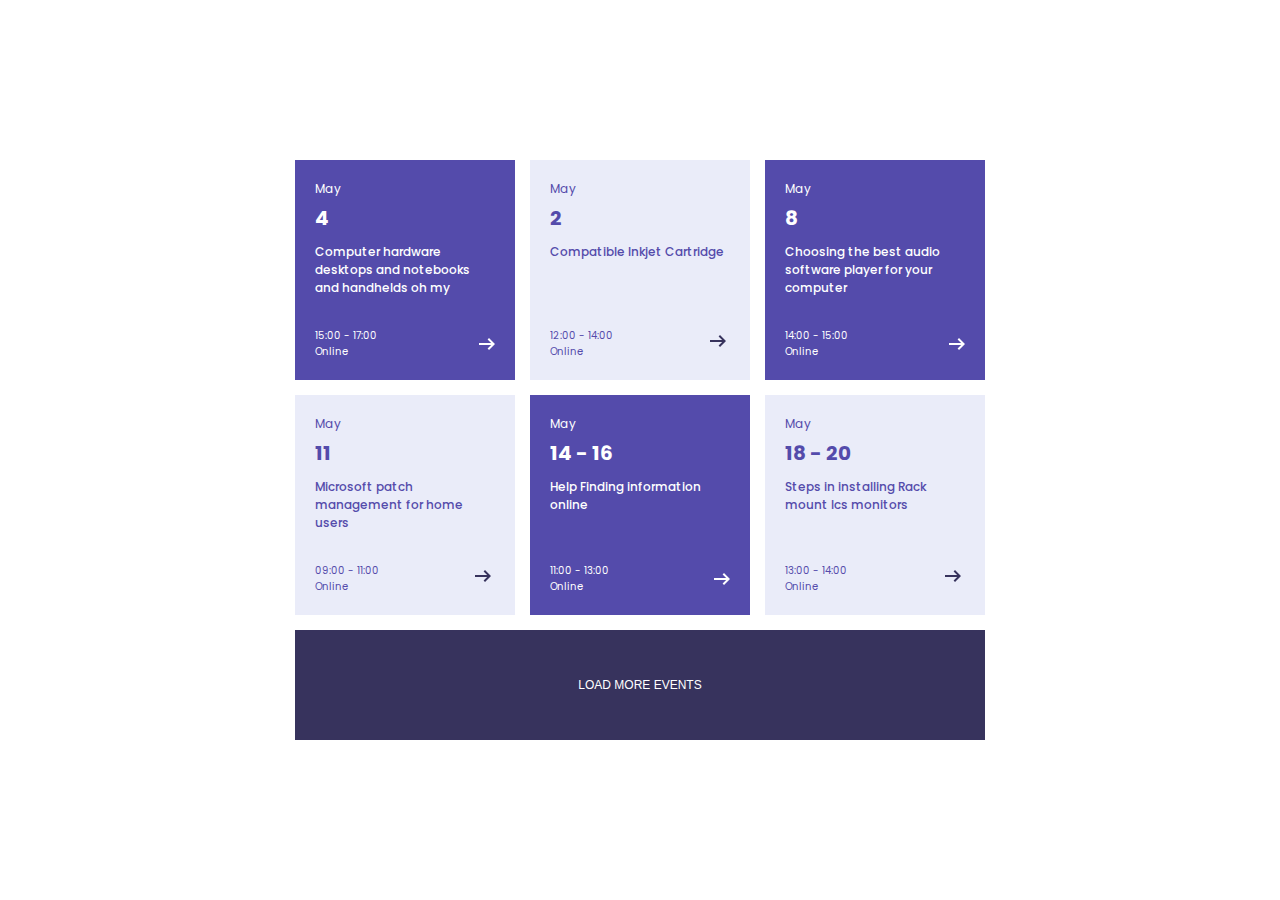
<file: task1/index.html>
<!DOCTYPE html>
<html lang="en">
<head>
    <meta charset="UTF-8">
    <meta http-equiv="X-UA-Compatible" content="IE=edge">
    <meta name="viewport" content="width=device-width, initial-scale=1.0">
    <title>Document</title>
    <link rel="stylesheet" href="style.css">
</head> 
<body>
    <div class="grid-container">
        <div class="item">
            <div class="item-top">
                <h3>May</h3>
                <h4>4</h4>
                <p>Computer hardware desktops and notebooks and handhelds oh my</p>
            </div>
            <div class="item-bottom">
                <div class="item-bm-left">
                    <p class="date">15:00 - 17:00</p>
                    <p>Online</p>
                </div>
                <div class="item-bm-right">
                    <img src="./assets/white-icon.svg" alt="">
                </div>
            </div>
        </div>
        <div class="item">
            <div class="item-top">
                <h3>May</h3>
                <h4>2</h4>
                <p>Compatible Inkjet Cartridge</p>
            </div>
            <div class="item-bottom">
                <div class="item-bm-left">
                    <p class="date">12:00 - 14:00</p>
                    <p>Online</p>
                </div>
                <div class="item-bm-right">
                    <img src="./assets/black-icon.svg" alt="">
                </div>
            </div>
        </div>
        <div class="item">
            <div class="item-top">
                <h3>May</h3>
                <h4>8</h4>
                <p>Choosing the best audio software player for your computer</p>
            </div>
            <div class="item-bottom">
                <div class="item-bm-left">
                    <p class="date">14:00 - 15:00</p>
                    <p>Online</p>
                </div>
                <div class="item-bm-right">
                    <img src="./assets/white-icon.svg" alt="">
                </div>
            </div>
        </div>
        <div class="item">
            <div class="item-top">
                <h3>May</h3>
                <h4>11</h4>
                <p>Microsoft patch management for home users</p>
            </div>
            <div class="item-bottom">
                <div class="item-bm-left"> 
                    <p class="date">09:00 - 11:00</p>
                    <p>Online</p>
                </div>
                <div class="item-bm-right">
                    <img src="./assets/black-icon.svg" alt="">
                </div>
            </div>
        </div>
        <div class="item">
            <div class="item-top">
                <h3>May</h3>
                <h4>14 - 16 </h4>
                <p>Help Finding information online</p>
            </div>
            <div class="item-bottom">
                <div class="item-bm-left">
                    <p class="date">11:00 - 13:00</p>
                    <p>Online</p>
                </div>
                <div class="item-bm-right">
                    <img src="./assets/white-icon.svg" alt="">
                </div>
            </div>
        </div>
        <div class="item">
            <div class="item-top">
                <h3>May</h3>
                <h4>18 - 20</h4>
                <p>Steps in installing Rack mount lcs monitors</p>
            </div>
            <div class="item-bottom">
                <div class="item-bm-left">
                    <p class="date">13:00 - 14:00</p>
                    <p>Online</p>
                </div>
                <div class="item-bm-right">
                    <img src="./assets/black-icon.svg" alt="">
                </div>
            </div>
        </div>

        <button class="button">load more events</button>
        
    </div>
</body>
</html>
</file>
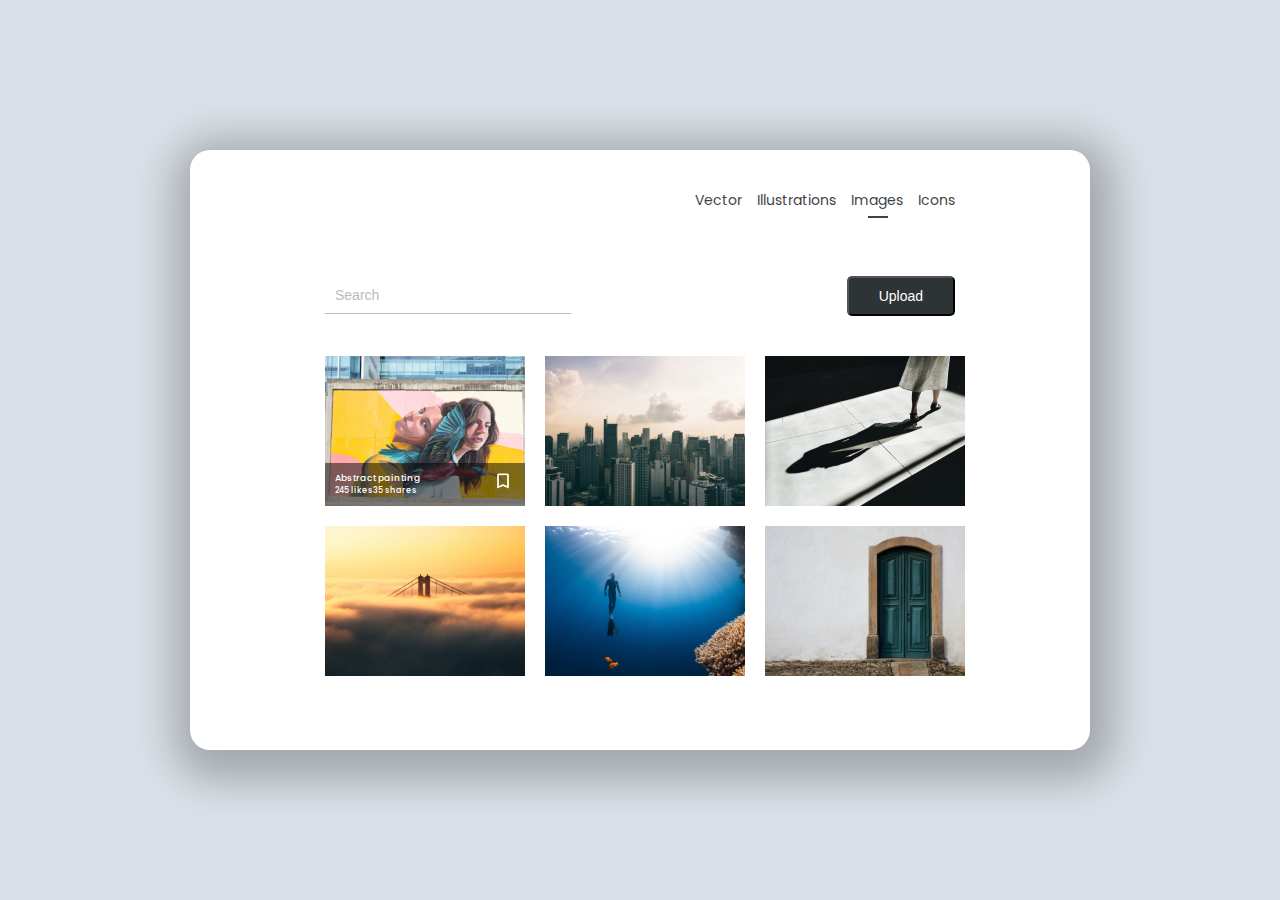
<file: task2/index.html>
<!DOCTYPE html>
<html lang="en">
<head>
    <meta charset="UTF-8">
    <meta http-equiv="X-UA-Compatible" content="IE=edge">
    <meta name="viewport" content="width=device-width, initial-scale=1.0">
    <title>Document</title>
    <link rel="stylesheet" href="https://cdnjs.cloudflare.com/ajax/libs/font-awesome/6.4.2/css/all.min.css" integrity="sha512-z3gLpd7yknf1YoNbCzqRKc4qyor8gaKU1qmn+CShxbuBusANI9QpRohGBreCFkKxLhei6S9CQXFEbbKuqLg0DA==" crossorigin="anonymous" referrerpolicy="no-referrer" />
    <link rel="stylesheet" href="style.css">
</head>
<body>
    <div class="container">
        <div class="header">
            <ul>
                <Li>Vector</Li>
                <Li>Illustrations</Li>
                <Li>
                    <div class="header-li-btm">
                        <p>Images</p>
                        <div class="btm"></div>
                    </div>
                </Li>
                <Li>Icons</Li>
            </ul>
        </div>
        <div class="nav">
            <div class="search">
                <input type="search" placeholder="Search">
                <i class="fa-solid fa-magnifying-glass" style="color: #BBB;"></i>
            </div>
            <button>Upload</button>
        </div>
        <div class="footer">
            <div class="item">
                <img src="images/img1.png" class="item-img" alt="img1">
                <div class="img-text">
                    <div class="img-text-left">
                        <p>Abstract painting</p>
                        <div class="text">
                            <p>245 likes</p>
                            <p>35 shares</p>
                        </div>
                    </div>
                    <div class="img-text-right">
                        <img src="images/bookmark.png" class="bookmark" alt="">
                    </div>
                </div>
            </div>
            <div class="item">
                <img src="images/img2.png" class="item-img" alt="img2">
            </div>
            <div class="item">
                <img src="images/img3.png" class="item-img" alt="img3">
            </div>
            <div class="item">
                <img src="images/img4.png" class="item-img" alt="img4">
            </div>
            <div class="item">
                <img src="images/img5.png" class="item-img" alt="img5">
            </div>
            <div class="item">
                <img src="images/img6.png" class="item-img" alt="img6">
            </div>
        </div>
    </div>
</body>
</html>
</file>
<file: task1/style.css>
@import url('https://fonts.googleapis.com/css2?family=Poppins&display=swap');

*{ 
    margin: 0;
    padding: 0;
    box-sizing: border-box;   
}

html{
    font-family: 'Poppins', sans-serif;
}

body{
    height: 100vh;
    display: grid;
    place-items: center;
}

.grid-container{
    display: grid;
    grid-template-columns: repeat(3, 220px);
    grid-template-rows: 220px 220px 110px;
    gap: 15px;
}

.grid-container .item{
    padding: 20px;
    display: flex;
    flex-direction: column;
    justify-content: space-between;
}

.item-top h3{
    font-size: 12px;
    font-weight: 400;
    margin-bottom: 5px;
}

.item-top h4{
    font-size: 20px;
    font-weight: 700;
    margin-bottom: 10px;
}

.item-top p{
    font-size: 12px;
    font-weight: 500;
}

.item-bottom{
    display: flex;
    justify-content: space-between;
    align-items: center;
}

.item-bm-left{
    font-size: 10px;
    font-weight: 400;
}

.item:nth-child(odd){
    background-color: #544BAB;
    color: white;
}

.item:nth-child(even){
    background: #EAECF9;
    color: #544BAB;
}

.item-bm-right img{
    cursor: pointer;
}

.button{
    background: #37335D;
    border: none;
    color: white;
    grid-column: 1/4;
    font-size: 12px;
    font-weight: 400;
    text-transform: uppercase;
    cursor: pointer;
    transition: 0.3s;
}

.button:hover{
    background-color: #302b5f;
}
</file>
<file: task2/style.css>
@import url('https://fonts.googleapis.com/css2?family=Poppins&display=swap');

*{ 
    margin: 0;
    padding: 0;
    box-sizing: border-box; 
}

html{
    font-family: 'Poppins', sans-serif;
}

body{
    height: 100vh;
    background: #DAE0E7;
    display: grid;
    place-items: center;
}

.container{
    width: 900px;
    height: 600px;
    padding: 40px 135px;
    border-radius: 20px;
    background: #FFF;
    box-shadow: 4px 10px 40px 20px rgba(0, 0, 0, 0.25);
}

.header{
    margin-bottom: 65px;
}

.header ul{
    list-style: none;
    display: flex;
    justify-content: end;
    align-items: center;
    gap: 15px;
}

.header ul li{
    color: #3F4446;
    font-size: 14px;
    font-weight: 400;
    cursor: pointer;
}

.header ul li:hover{
    color:lightseagreen;
}

.header ul li .header-li-btm{
    position: relative;
}

.header ul li .header-li-btm .btm{
    width: 20px;
    height: 2px;
    background-color: #3F4446;
    position: absolute;
    bottom: -7px;
    left: 17px;
}

/* header end */
/* nav start */

.nav{
    display: flex;
    justify-content: space-between;
    align-items: center;
    margin-bottom: 40px;
}

.nav .search{
    display: inline-block;
    position: relative;
}

.nav .search input{
    border: none;
    border-bottom: 1px solid #BBB;
    padding: 10px;
    width: 125%;
}

.nav .search input::placeholder{
    color: #BBB;
    font-size: 14px;
    font-weight: 400;
}

.nav .search i{
    position: absolute;
    top: 10px;
    right: -30px;
}

.nav button{
    border-radius: 5px;
    background: #2E3336;
    color: #FFF;
    font-size: 14px;
    font-weight: 400;
    padding: 10px 30px;
    cursor: pointer;
    transition: 0.3s;
}

.nav button:hover{
    background-color: #2e3336ea;
}

/* nav end */

.footer{
    display: grid;
    grid-template-columns: repeat(3, 200px);
    grid-template-rows: 150px 150px;
    gap: 20px;
}

.footer .item{
    position: relative;
}

.footer .item .item-img{
    height: 100%;
    width: 100%;
}

.img-text{
    position: absolute;
    left: 0;
    bottom: 0;
    background: rgba(0, 0, 0, 0.50);
    display: flex;
    justify-content: space-between;
    align-items: center;
    width: 100%;
    padding: 8px 12px 8px 10px;
}

.img-text-left p{
    color: #FFF;
    font-size: 9px;
    font-weight: 500;
}
.img-text-left .text p{
    color: #FFF;
    font-size: 8px;
    font-weight: 500;
}

.img-text-left .text{
    display: flex;
}

.img-text-right img{
    width: 20px;
    height: 20px;
}
</file>
